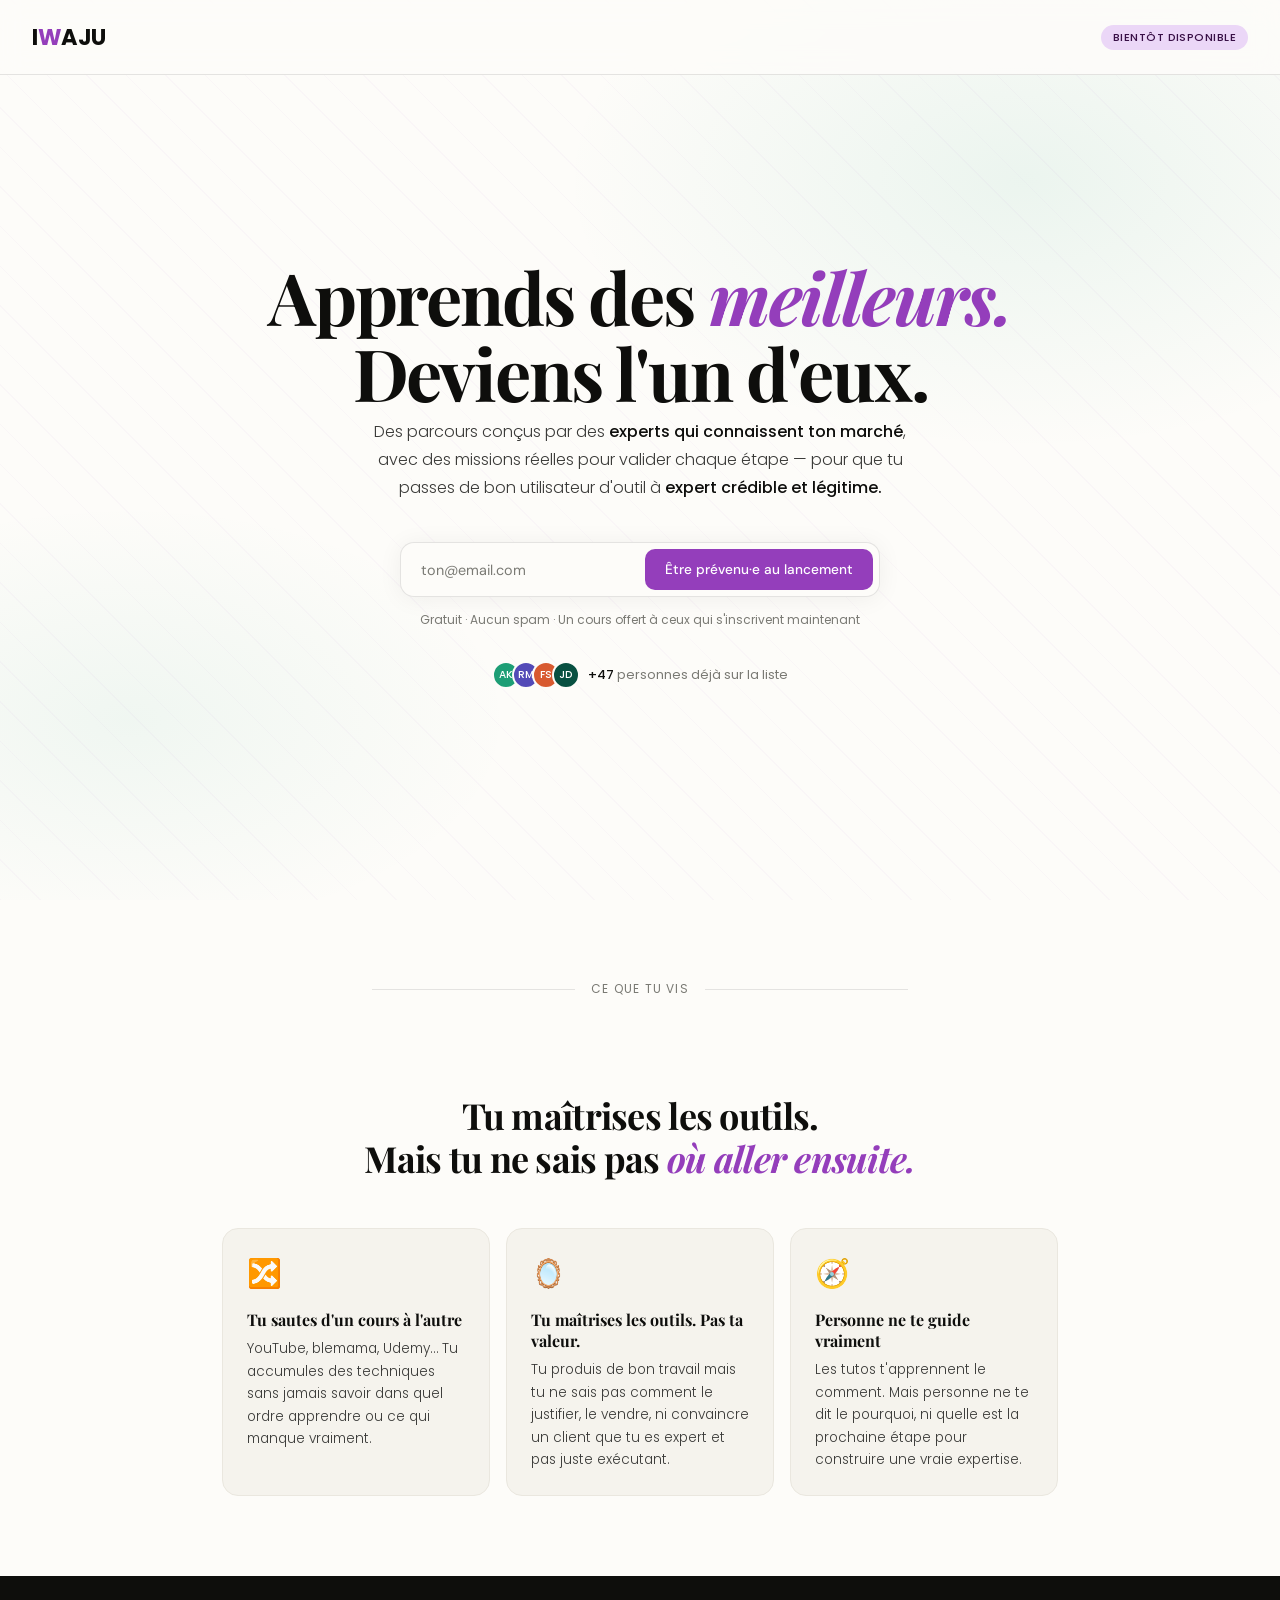
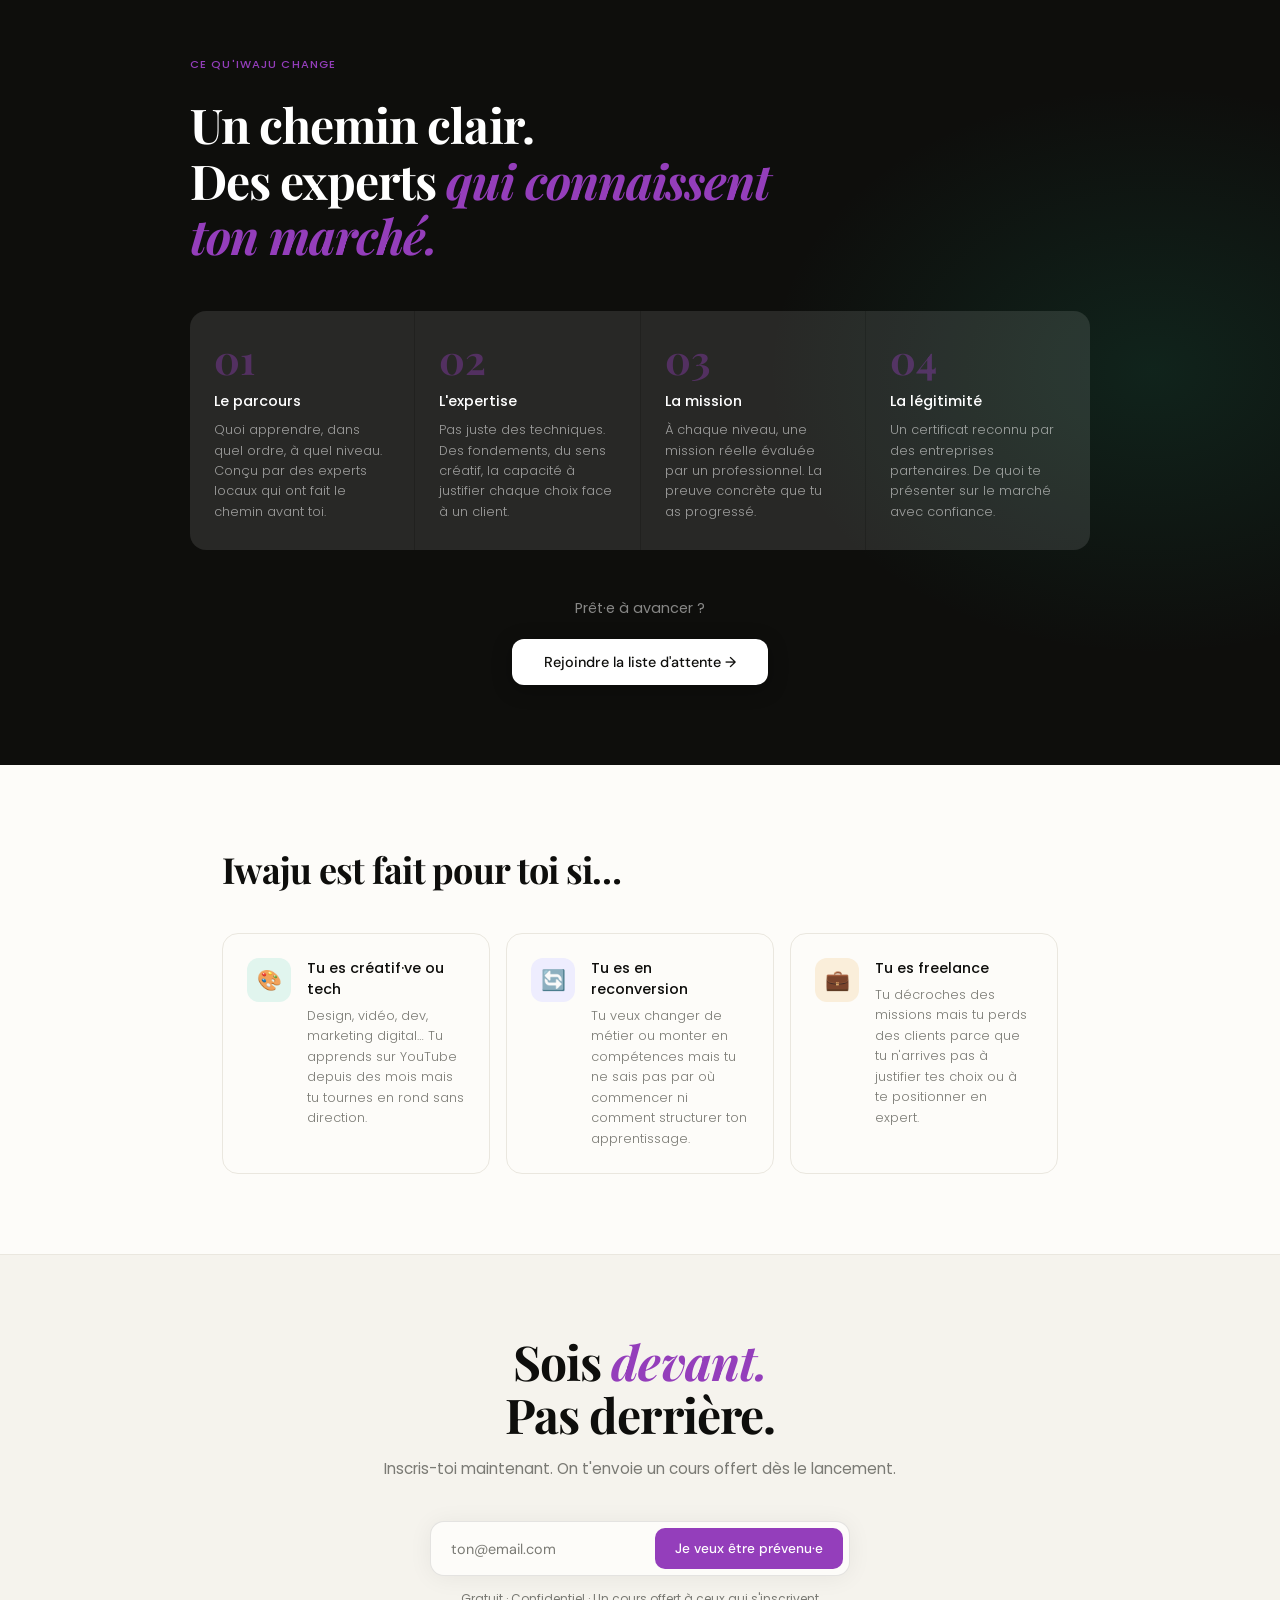
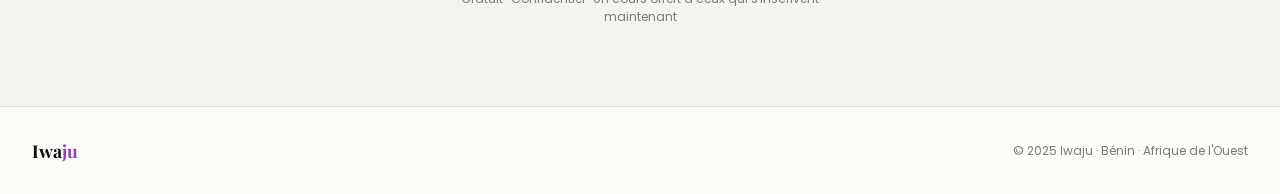
<file: index.html>
<!DOCTYPE html>
<html lang="fr">
<head>
<meta charset="UTF-8">
<meta name="viewport" content="width=device-width, initial-scale=1.0">
<title>Iwaju — Apprends des meilleurs. Deviens l'un d'eux.</title>
<link href="https://fonts.googleapis.com/css2?family=Playfair+Display:ital,wght@0,400;0,700;1,400&family=DM+Sans:wght@300;400;500&family=Poppins:wght@300;400;500;700&display=swap" rel="stylesheet">
<link rel="stylesheet" href="style.css">
</head>
<body>

<!-- NAV -->
<nav>
  <div class="nav-logo">I<span>w</span>aju</div>
  <div class="nav-badge">Bientôt disponible</div>
</nav>

<!-- HERO -->
<section class="hero">
  <div class="hero-bg"></div>
  <div class="hero-pattern"></div>
  <div class="hero-content">

    <!-- <div class="hero-eyebrow">Lancement bientôt · Bénin & Afrique de l'Ouest</div> -->

    <h1 class="hero-title">
      Apprends des <span class="accent">meilleurs.</span><br>
      Deviens l'un d'eux.
    </h1>

    <!-- <p class="hero-tagline">Iwaju — "devant" en yoruba.</p> -->

    <p class="hero-sub">
      Des parcours conçus par des <strong>experts qui connaissent ton marché</strong>,
      avec des missions réelles pour valider chaque étape —
      pour que tu passes de bon utilisateur d'outil
      à <strong>expert crédible et légitime.</strong>
    </p>

    <div class="form-wrap">
      <form class="email-form" id="subscription-form-1" novalidate>
        <div class="form-row" id="form-row-1">
          <input
            type="email"
            class="form-input"
            id="email-input-1"
            name="email"
            placeholder="ton@email.com"
            autocomplete="email"
            aria-describedby="form-error-1 form-success-1"
            aria-invalid="false"
          />
          <button class="form-btn" type="submit">
            Être prévenu·e au lancement
          </button>
        </div>
      </form>
      <div class="form-success" id="form-success-1" aria-live="polite" role="status">
        ✓ Tu es sur la liste. On te contacte dès le lancement —
        et ton cours offert t'attend.
      </div>
      <div class="form-error" id="form-error-1" aria-live="assertive" role="alert"></div>
      <p class="form-note">
        Gratuit · Aucun spam · Un cours offert à ceux qui s'inscrivent maintenant
      </p>
    </div>

    <div class="counter-row">
      <div class="counter-avatars">
        <div class="avatar av1">AK</div>
        <div class="avatar av2">RM</div>
        <div class="avatar av3">FS</div>
        <div class="avatar av4">JD</div>
      </div>
      <span><span class="counter-num">+47</span> personnes déjà sur la liste</span>
    </div>

  </div>
</section>

<!-- PAIN SECTION -->
<div class="section-divider reveal">
  <div class="div-line"></div>
  <div class="div-text">Ce que tu vis</div>
  <div class="div-line"></div>
</div>

<section class="pain-section">
  <h2 class="pain-title reveal">
    Tu maîtrises les outils.<br>
    Mais tu ne sais pas <em>où aller ensuite.</em>
  </h2>

  <div class="pain-grid">
    <div class="pain-card reveal">
      <span class="pain-icon">🔀</span>
      <div class="pain-card-title">Tu sautes d'un cours à l'autre</div>
      <p class="pain-card-text">YouTube, blemama, Udemy… Tu accumules des techniques sans jamais savoir dans quel ordre apprendre ou ce qui manque vraiment.</p>
    </div>
    <div class="pain-card reveal">
      <span class="pain-icon">🪞</span>
      <div class="pain-card-title">Tu maîtrises les outils. Pas ta valeur.</div>
      <p class="pain-card-text">Tu produis de bon travail mais tu ne sais pas comment le justifier, le vendre, ni convaincre un client que tu es expert et pas juste exécutant.</p>
    </div>
    <div class="pain-card reveal">
      <span class="pain-icon">🧭</span>
      <div class="pain-card-title">Personne ne te guide vraiment</div>
      <p class="pain-card-text">Les tutos t'apprennent le comment. Mais personne ne te dit le pourquoi, ni quelle est la prochaine étape pour construire une vraie expertise.</p>
    </div>
  </div>
</section>

<!-- PROMISE SECTION -->
<section class="promise-section">
  <div class="promise-bg"></div>
  <div class="promise-inner">
    <p class="promise-label reveal">Ce qu'Iwaju change</p>
    <h2 class="promise-title reveal">
      Un chemin clair.<br>Des experts <em>qui connaissent<br>ton marché.</em>
    </h2>

    <div class="pillars">
      <div class="pillar reveal">
        <div class="pillar-num">01</div>
        <div class="pillar-title">Le parcours</div>
        <p class="pillar-text">Quoi apprendre, dans quel ordre, à quel niveau. Conçu par des experts locaux qui ont fait le chemin avant toi.</p>
      </div>
      <div class="pillar reveal">
        <div class="pillar-num">02</div>
        <div class="pillar-title">L'expertise</div>
        <p class="pillar-text">Pas juste des techniques. Des fondements, du sens créatif, la capacité à justifier chaque choix face à un client.</p>
      </div>
      <div class="pillar reveal">
        <div class="pillar-num">03</div>
        <div class="pillar-title">La mission</div>
        <p class="pillar-text">À chaque niveau, une mission réelle évaluée par un professionnel. La preuve concrète que tu as progressé.</p>
      </div>
      <div class="pillar reveal">
        <div class="pillar-num">04</div>
        <div class="pillar-title">La légitimité</div>
        <p class="pillar-text">Un certificat reconnu par des entreprises partenaires. De quoi te présenter sur le marché avec confiance.</p>
      </div>
    </div>

    <div class="promise-cta reveal">
      <p>Prêt·e à avancer ?</p>
      <a href="#footer-form" class="btn-light">Rejoindre la liste d'attente →</a>
    </div>
  </div>
</section>

<!-- FOR WHO -->
<section class="forwho-section">
  <h2 class="forwho-title reveal">Iwaju est fait pour toi si…</h2>
  <div class="profiles">
    <div class="profile-card reveal">
      <div class="profile-avatar" style="background:#E1F5EE;">🎨</div>
      <div>
        <div class="profile-name">Tu es créatif·ve ou tech</div>
        <p class="profile-desc">Design, vidéo, dev, marketing digital… Tu apprends sur YouTube depuis des mois mais tu tournes en rond sans direction.</p>
      </div>
    </div>
    <div class="profile-card reveal">
      <div class="profile-avatar" style="background:#EEEDFE;">🔄</div>
      <div>
        <div class="profile-name">Tu es en reconversion</div>
        <p class="profile-desc">Tu veux changer de métier ou monter en compétences mais tu ne sais pas par où commencer ni comment structurer ton apprentissage.</p>
      </div>
    </div>
    <div class="profile-card reveal">
      <div class="profile-avatar" style="background:#FAEEDA;">💼</div>
      <div>
        <div class="profile-name">Tu es freelance</div>
        <p class="profile-desc">Tu décroches des missions mais tu perds des clients parce que tu n'arrives pas à justifier tes choix ou à te positionner en expert.</p>
      </div>
    </div>
  </div>
</section>

<!-- FOOTER CTA -->
<section class="footer-cta" id="footer-form">
  <h2 class="footer-cta-title reveal">
    Sois <em>devant.</em><br>
    Pas derrière.
  </h2>
  <p class="footer-cta-sub reveal">
    Inscris-toi maintenant. On t'envoie un cours offert dès le lancement.
  </p>
  <div class="footer-form reveal">
    <form class="email-form" id="subscription-form-2" novalidate>
      <div class="form-row" id="form-row-2">
        <input
          type="email"
          class="form-input"
          id="email-input-2"
          name="email"
          placeholder="ton@email.com"
          autocomplete="email"
          aria-describedby="form-error-2 form-success-2"
          aria-invalid="false"
        />
        <button class="form-btn" type="submit">
          Je veux être prévenu·e
        </button>
      </div>
    </form>
    <div class="form-success" id="form-success-2" aria-live="polite" role="status"></div>
    <div class="form-error" id="form-error-2" aria-live="assertive" role="alert"></div>
    <p class="form-note" style="margin-top:0.875rem;">
      Gratuit · Confidentiel · Un cours offert à ceux qui s'inscrivent maintenant
    </p>
  </div>
</section>

<!-- FOOTER -->
<footer>
  <div class="footer-logo">Iwa<span>ju</span></div>
  <div class="footer-copy">© 2025 Iwaju · Bénin · Afrique de l'Ouest</div>
</footer>

<script src="iwaju.js"></script>
</body>
</html>
</file>
<file: style.css>
*, *::before, *::after { box-sizing: border-box; margin: 0; padding: 0; }

  :root {
    --pink:       #943EBB;
    --pink-light: #EBD7F7;
    --pink-middark: #7C319A;
    --pink-dark:  #380F46;
    --ink:        #0E0E0C;
    --ink-soft:   #3A3A38;
    --muted:      #7A7A74;
    --sand:       #F5F3ED;
    --sand-deep:  #EAE7DF;
    --white:      #FDFCF9;
    --border:     rgba(14,14,12,0.10);
    
  }

  html { scroll-behavior: smooth; }

  body {
    font-family: 'Poppins', sans-serif;
    background: var(--white);
    color: var(--ink);
    min-height: 100vh;
    overflow-x: hidden;
  }

  /* ── NAV ── */
  nav {
    position: fixed; top: 0; left: 0; right: 0; z-index: 100;
    display: flex; align-items: center; justify-content: space-between;
    padding: 1.25rem 2rem;
    background: rgba(253,252,249,0.85);
    backdrop-filter: blur(12px);
    border-bottom: 1px solid var(--border);
  }
  .nav-logo {
    font-family: 'Poppins', sans-serif;
    font-size: 1.4rem; font-weight: 700;
    color: var(--ink); letter-spacing: -0.02em;
    text-transform: uppercase;
  }
  .nav-logo span { color: var(--pink); }
  .nav-badge {
    font-size: 0.7rem; font-weight: 500;
    background: var(--pink-light); color: var(--pink-dark);
    padding: 4px 12px; border-radius: 20px;
    letter-spacing: 0.04em; text-transform: uppercase;
  }

  /* ── HERO ── */
  .hero {
    min-height: 100vh;
    display: flex; flex-direction: column;
    align-items: center; justify-content: center;
    padding: 7rem 2rem 4rem;
    position: relative;
    overflow: hidden;
  }

  .hero-bg {
    position: absolute; inset: 0; z-index: 0;
    background:
      radial-gradient(ellipse 60% 50% at 80% 20%, rgba(29,158,117,0.08) 0%, transparent 60%),
      radial-gradient(ellipse 50% 40% at 10% 80%, rgba(29,158,117,0.06) 0%, transparent 60%);
  }

  /* Decorative pattern */
  .hero-pattern {
    position: absolute; inset: 0; z-index: 0; opacity: 0.03;
    background-image: repeating-linear-gradient(
      45deg,
      var(--pink) 0px, var(--pink) 1px,
      transparent 1px, transparent 28px
    );
  }

  .hero-content {
    position: relative; z-index: 1;
    max-width: 780px; width: 100%;
    text-align: center;
  }

  .hero-eyebrow {
    display: inline-flex; align-items: center; gap: 8px;
    font-size: 0.75rem; font-weight: 500;
    color: var(--pink-dark);
    background: var(--pink-light);
    padding: 6px 16px; border-radius: 20px;
    margin-bottom: 2rem;
    letter-spacing: 0.06em; text-transform: uppercase;
    animation: fadeUp 0.6s ease both;
  }
  .hero-eyebrow::before {
    content: '';
    width: 6px; height: 6px;
    border-radius: 50%; background: var(--pink);
    animation: pulse 2s infinite;
  }

  @keyframes pulse {
    0%, 100% { opacity: 1; transform: scale(1); }
    50% { opacity: 0.5; transform: scale(0.8); }
  }

  .hero-title {
    font-family: 'Playfair Display', serif;
    font-size: clamp(3rem, 8vw, 4.5rem);
    font-weight: 700;
    line-height: 1.05;
    letter-spacing: -0.03em;
    color: var(--ink);
    margin-bottom: 0.5rem;
    animation: fadeUp 0.6s 0.1s ease both;
  }
  .hero-title .accent { color: var(--pink); font-style: italic; }

  .hero-tagline {
    font-family: 'Playfair Display', serif;
    font-size: clamp(1.1rem, 3vw, 1.5rem);
    font-weight: 400; font-style: italic;
    color: var(--muted);
    margin-bottom: 1.75rem;
    animation: fadeUp 0.6s 0.2s ease both;
  }

  .hero-sub {
    font-size: clamp(0.9rem, 2vw, 1rem);
    font-weight: 300; line-height: 1.75;
    color: var(--ink-soft);
    max-width: 560px; margin: 0 auto 2.5rem;
    animation: fadeUp 0.6s 0.3s ease both;
  }
  .hero-sub strong { font-weight: 500; color: var(--ink); }

  /* ── FORM ── */
  .form-wrap {
    max-width: 480px; width: 100%; margin: 0 auto;
    animation: fadeUp 0.6s 0.4s ease both;
  }

  .form-row {
    display: flex; gap: 8px;
    background: var(--white);
    border: 1.5px solid var(--border);
    border-radius: 14px;
    padding: 6px 6px 6px 20px;
    box-shadow: 0 2px 24px rgba(14,14,12,0.06);
    transition: border-color 0.2s, box-shadow 0.2s;
  }
  .form-row:focus-within {
    border-color: var(--pink);
    box-shadow: 0 2px 24px rgba(29,158,117,0.12);
  }

  .form-input {
    flex: 1; border: none; outline: none;
    font-family: 'DM Sans', sans-serif;
    font-size: 0.9rem; color: var(--ink);
    background: transparent;
    min-width: 0;
  }
  .form-input::placeholder { color: var(--muted); }

  .form-btn {
    flex-shrink: 0;
    background: var(--pink);
    color: white;
    border: none; cursor: pointer;
    font-family: 'DM Sans', sans-serif;
    font-size: 0.85rem; font-weight: 500;
    padding: 0.75rem 1.25rem;
    border-radius: 10px;
    transition: background 0.2s, transform 0.15s;
    white-space: nowrap;
  }
  .form-btn:hover { background: var(--pink-middark); transform: scale(1.02); }
  .form-btn:active { transform: scale(0.98); }

  .form-note {
    font-size: 0.75rem; color: var(--muted);
    text-align: center; margin-top: 0.875rem;
    line-height: 1.5;
  }

  .form-success {
    display: none;
    text-align: center;
    padding: 1.25rem;
    background: var(--pink-light);
    border-radius: 14px;
    color: var(--pink-dark);
    font-size: 0.9rem; font-weight: 500;
    line-height: 1.6;
  }

  .form-error {
    display: none;
    text-align: center;
    padding: 0.85rem 0.75rem 0;
    color: #D85A30;
    font-size: 0.85rem;
    font-weight: 500;
    line-height: 1.4;
    min-height: 1.3rem;
  }

  /* ── COUNTER ── */
  .counter-row {
    display: flex; align-items: center; justify-content: center;
    gap: 0.5rem;
    margin-top: 2rem;
    font-size: 0.8rem; color: var(--muted);
    animation: fadeUp 0.6s 0.5s ease both;
  }
  .counter-avatars {
    display: flex;
  }
  .avatar {
    width: 28px; height: 28px; border-radius: 50%;
    border: 2px solid var(--white);
    display: flex; align-items: center; justify-content: center;
    font-size: 0.65rem; font-weight: 500;
    margin-left: -8px;
    color: white;
  }
  .avatar:first-child { margin-left: 0; }
  .av1 { background: #1D9E75; }
  .av2 { background: #534AB7; }
  .av3 { background: #D85A30; }
  .av4 { background: #085041; }
  .counter-num { font-weight: 500; color: var(--ink); }

  /* ── DIVIDER ── */
  .section-divider {
    display: flex; align-items: center; gap: 1rem;
    max-width: 600px; margin: 5rem auto 4rem;
    padding: 0 2rem;
  }
  .div-line { flex: 1; height: 1px; background: var(--border); }
  .div-text {
    font-size: 0.75rem; text-transform: uppercase;
    letter-spacing: 0.1em; color: var(--muted);
    white-space: nowrap;
  }

  /* ── PAIN SECTION ── */
  .pain-section {
    padding: 2rem 2rem 5rem;
    max-width: 900px; margin: 0 auto;
  }

  .pain-title {
    font-family: 'Playfair Display', serif;
    font-size: clamp(1.5rem, 4vw, 2.25rem);
    font-weight: 700; line-height: 1.2;
    letter-spacing: -0.02em;
    text-align: center;
    margin-bottom: 3rem;
    color: var(--ink);
  }
  .pain-title em { color: var(--pink); font-style: italic; }

  .pain-grid {
    display: grid;
    grid-template-columns: repeat(auto-fit, minmax(250px, 1fr));
    gap: 16px;
  }

  .pain-card {
    background: var(--sand);
    border-radius: 16px;
    padding: 1.5rem;
    border: 1px solid var(--sand-deep);
    position: relative; overflow: hidden;
    transition: transform 0.2s;
  }
  .pain-card:hover { transform: translateY(-3px); }

  .pain-icon {
    font-size: 1.75rem; margin-bottom: 0.875rem;
    display: block;
  }
  .pain-card-title {
    font-family: 'Playfair Display', serif;
    font-size: 1rem; font-weight: 700;
    color: var(--ink); margin-bottom: 0.5rem;
  }
  .pain-card-text {
    font-size: 0.85rem; color: var(--ink-soft);
    line-height: 1.65; font-weight: 300;
  }

  /* ── PROMISE SECTION ── */
  .promise-section {
    background: var(--ink);
    padding: 5rem 2rem;
    position: relative; overflow: hidden;
  }

  .promise-bg {
    position: absolute; inset: 0;
    background: radial-gradient(ellipse 50% 60% at 90% 50%, rgba(29,158,117,0.15) 0%, transparent 60%);
  }

  .promise-inner {
    max-width: 900px; margin: 0 auto;
    position: relative; z-index: 1;
  }

  .promise-label {
    font-size: 0.7rem; text-transform: uppercase;
    letter-spacing: 0.1em; color: var(--pink);
    margin-bottom: 1.5rem; font-weight: 500;
  }

  .promise-title {
    font-family: 'Playfair Display', serif;
    font-size: clamp(1.75rem, 5vw, 3rem);
    font-weight: 700; line-height: 1.15;
    letter-spacing: -0.02em;
    color: white;
    margin-bottom: 3rem;
  }
  .promise-title em { color: var(--pink); font-style: italic; }

  .pillars {
    display: grid;
    grid-template-columns: repeat(auto-fit, minmax(200px, 1fr));
    gap: 1px;
    background: rgba(255,255,255,0.08);
    border-radius: 16px;
    overflow: hidden;
    margin-bottom: 3rem;
  }

  .pillar {
    background: rgba(255,255,255,0.03);
    padding: 1.75rem 1.5rem;
    transition: background 0.2s;
  }
  .pillar:hover { background: rgba(255,255,255,0.07); }

  .pillar-num {
    font-family: 'Playfair Display', serif;
    font-size: 2.5rem; font-weight: 700;
    color: var(--pink); opacity: 0.4;
    line-height: 1; margin-bottom: 0.75rem;
  }
  .pillar-title {
    font-size: 0.9rem; font-weight: 500;
    color: white; margin-bottom: 0.5rem;
  }
  .pillar-text {
    font-size: 0.8rem; font-weight: 300;
    color: rgba(255,255,255,0.55);
    line-height: 1.6;
  }

  .promise-cta {
    text-align: center;
  }
  .promise-cta p {
    font-size: 0.9rem; color: rgba(255,255,255,0.5);
    margin-bottom: 1.25rem;
  }
  .btn-light {
    display: inline-block;
    background: white; color: var(--ink);
    border: none; cursor: pointer;
    font-family: 'DM Sans', sans-serif;
    font-size: 0.9rem; font-weight: 500;
    padding: 0.875rem 2rem;
    border-radius: 12px;
    text-decoration: none;
    transition: transform 0.15s, box-shadow 0.15s;
    box-shadow: 0 4px 20px rgba(0,0,0,0.3);
  }
  .btn-light:hover { transform: translateY(-2px); box-shadow: 0 8px 30px rgba(0,0,0,0.4); }

  /* ── FOR WHO ── */
  .forwho-section {
    padding: 5rem 2rem;
    max-width: 900px; margin: 0 auto;
  }

  .forwho-title {
    font-family: 'Playfair Display', serif;
    font-size: clamp(1.5rem, 4vw, 2.25rem);
    font-weight: 700; letter-spacing: -0.02em;
    margin-bottom: 2.5rem;
    color: var(--ink);
  }

  .profiles {
    display: grid;
    grid-template-columns: repeat(auto-fit, minmax(260px, 1fr));
    gap: 16px;
  }

  .profile-card {
    background: var(--white);
    border: 1px solid var(--sand-deep);
    border-radius: 16px;
    padding: 1.5rem;
    display: flex; gap: 1rem; align-items: flex-start;
    transition: border-color 0.2s, box-shadow 0.2s;
  }
  .profile-card:hover {
    border-color: var(--pink);
    box-shadow: 0 4px 20px rgba(29,158,117,0.08);
  }

  .profile-avatar {
    width: 44px; height: 44px; border-radius: 12px;
    display: flex; align-items: center; justify-content: center;
    font-size: 1.25rem; flex-shrink: 0;
  }

  .profile-name {
    font-size: 0.9rem; font-weight: 500;
    color: var(--ink); margin-bottom: 0.35rem;
  }
  .profile-desc {
    font-size: 0.8rem; color: var(--muted);
    line-height: 1.6; font-weight: 300;
  }

  /* ── FOOTER CTA ── */
  .footer-cta {
    background: var(--sand);
    padding: 5rem 2rem;
    text-align: center;
    border-top: 1px solid var(--sand-deep);
  }

  .footer-cta-title {
    font-family: 'Playfair Display', serif;
    font-size: clamp(1.75rem, 5vw, 3rem);
    font-weight: 700; line-height: 1.1;
    letter-spacing: -0.02em;
    color: var(--ink);
    margin-bottom: 1rem;
  }
  .footer-cta-title em { color: var(--pink); font-style: italic; }

  .footer-cta-sub {
    font-size: 0.95rem; color: var(--muted);
    margin-bottom: 2.5rem; line-height: 1.6;
  }

  .footer-form { max-width: 420px; margin: 0 auto; }

  /* ── FOOTER ── */
  footer {
    padding: 2rem;
    display: flex; align-items: center; justify-content: space-between;
    flex-wrap: wrap; gap: 1rem;
    border-top: 1px solid var(--border);
  }

  .footer-logo {
    font-family: 'Playfair Display', serif;
    font-size: 1.1rem; font-weight: 700;
    color: var(--ink);
  }
  .footer-logo span { color: var(--pink); }

  .footer-copy {
    font-size: 0.75rem; color: var(--muted);
  }

  /* ── ANIMATIONS ── */
  @keyframes fadeUp {
    from { opacity: 0; transform: translateY(20px); }
    to   { opacity: 1; transform: translateY(0); }
  }

  .reveal {
    opacity: 0; transform: translateY(24px);
    transition: opacity 0.6s ease, transform 0.6s ease;
  }
  .reveal.visible { opacity: 1; transform: translateY(0); }

  /* ── RESPONSIVE ── */
  @media (max-width: 600px) {
    nav { padding: 1rem 1.25rem; }
    .hero { padding: 6rem 1.25rem 3rem; }
    .pain-section, .forwho-section { padding: 2rem 1.25rem 3.5rem; }
    .promise-section { padding: 3.5rem 1.25rem; }
    .footer-cta { padding: 3.5rem 1.25rem; }
    footer { padding: 1.5rem 1.25rem; flex-direction: column; text-align: center; }
    .form-row { flex-direction: column; padding: 8px; gap: 6px; }
    .form-btn { width: 100%; padding: 0.875rem; border-radius: 10px; text-align: center; }
    .form-input { padding: 0.75rem 0.5rem; }
    .pillars { grid-template-columns: 1fr; }
  }
</file>
